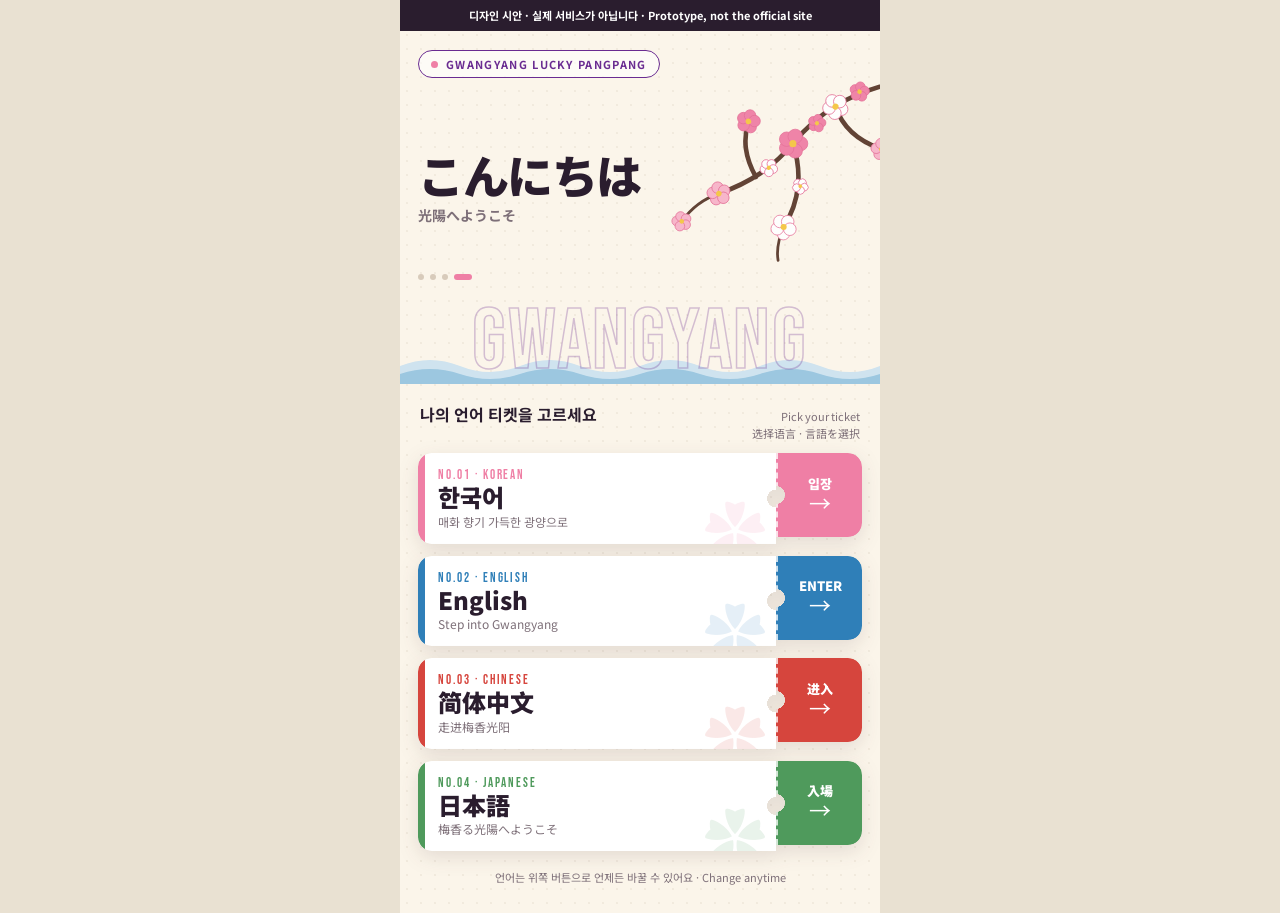
<file: index.html>
<!DOCTYPE html>
<html lang="ko">
<head>
<meta charset="utf-8">
<meta http-equiv="refresh" content="0; url=site/">
<title>광양행운팡팡 다국어 사이트</title>
</head>
<body>
<p><a href="site/">광양행운팡팡 다국어 사이트 시안으로 이동</a></p>
</body>
</html>
</file>
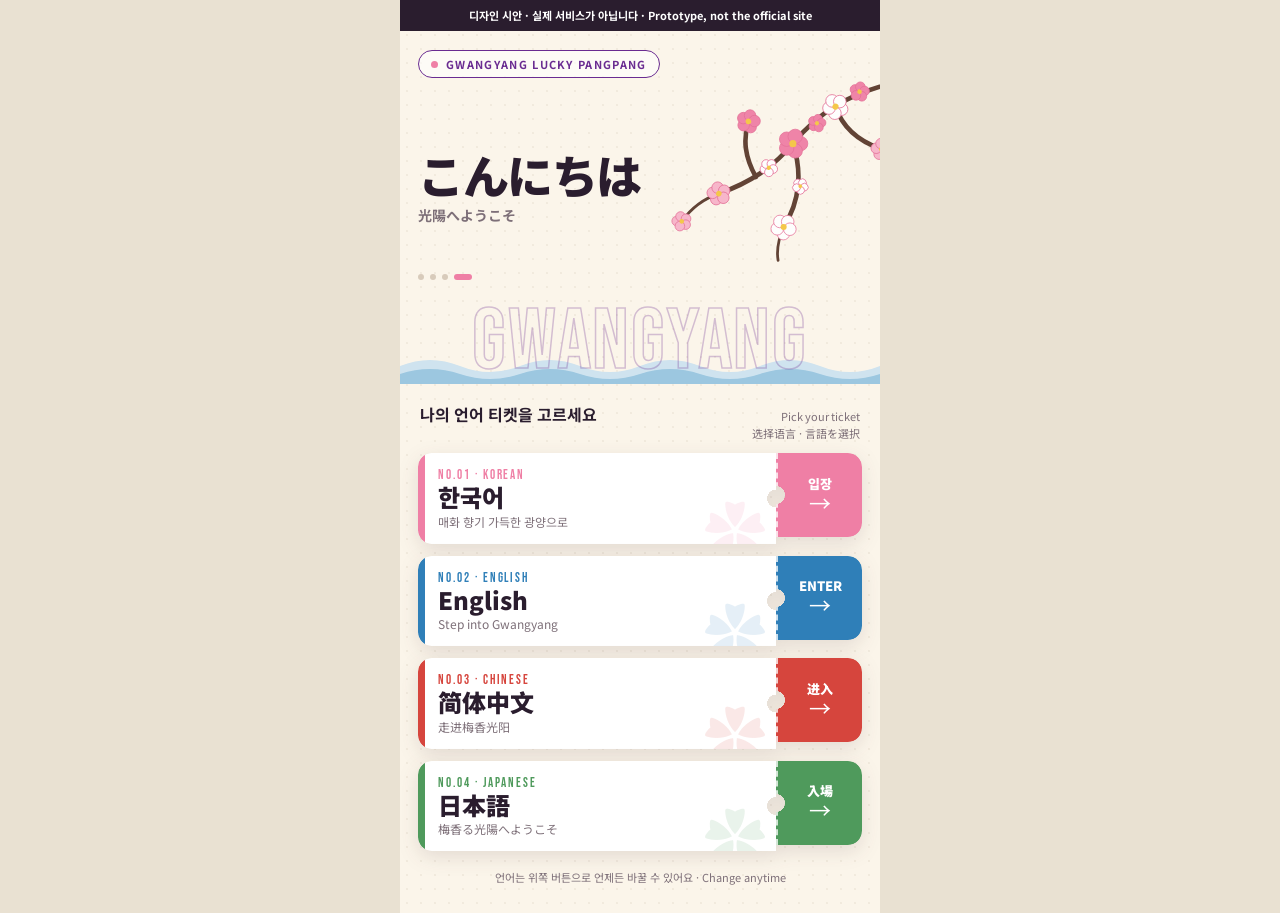
<file: site/index.html>
<!DOCTYPE html>
<html lang="ko">
<head>
<meta charset="utf-8">
<meta name="viewport" content="width=device-width, initial-scale=1, viewport-fit=cover">
<title>광양행운팡팡 | Gwangyang Lucky PangPang</title>
<meta name="description" content="광양 행사·음식점·숙박·관광지·특산물 안내 (한국어 / English / 中文 / 日本語)">
<link rel="preconnect" href="https://fonts.googleapis.com">
<link href="https://fonts.googleapis.com/css2?family=Noto+Sans+KR:wght@400;700;900&family=Noto+Serif+KR:wght@700;900&family=Noto+Sans+SC:wght@400;700&family=Noto+Sans+JP:wght@400;700&family=Bebas+Neue&display=swap" rel="stylesheet">
<link rel="stylesheet" href="style.css">
</head>
<body>
<div class="app" id="app">
  <!-- 시안 표시: 정식 서비스로 전환할 때 삭제 -->
  <p class="proto">디자인 시안 · 실제 서비스가 아닙니다 · Prototype, not the official site</p>
  <header class="topbar" id="topbar" hidden>
    <a class="brand" href="#/home"><span id="brandName">광양행운팡팡</span><small>GWANGYANG</small></a>
    <button class="chip" id="langChip" type="button">
      <svg viewBox="0 0 24 24" aria-hidden="true"><circle cx="12" cy="12" r="9"/><path d="M3 12h18M12 3c3 3.5 3 14.5 0 18M12 3c-3 3.5-3 14.5 0 18"/></svg>
      <span id="langName"></span>
    </button>
  </header>
  <nav class="catnav" id="catnav" hidden></nav>

  <main id="view"></main>

  <footer class="footer" id="footer" hidden></footer>
  <nav class="tabbar" id="tabbar" hidden></nav>

  <div class="stamp-layer" id="stampLayer" aria-live="assertive">
    <div class="stamp" id="stamp"><b>PANG!</b><span id="stampText"></span><em>LUCKY PANGPANG</em></div>
  </div>
</div>

<script src="data.js"></script>
<script src="app.js"></script>
</body>
</html>
</file>
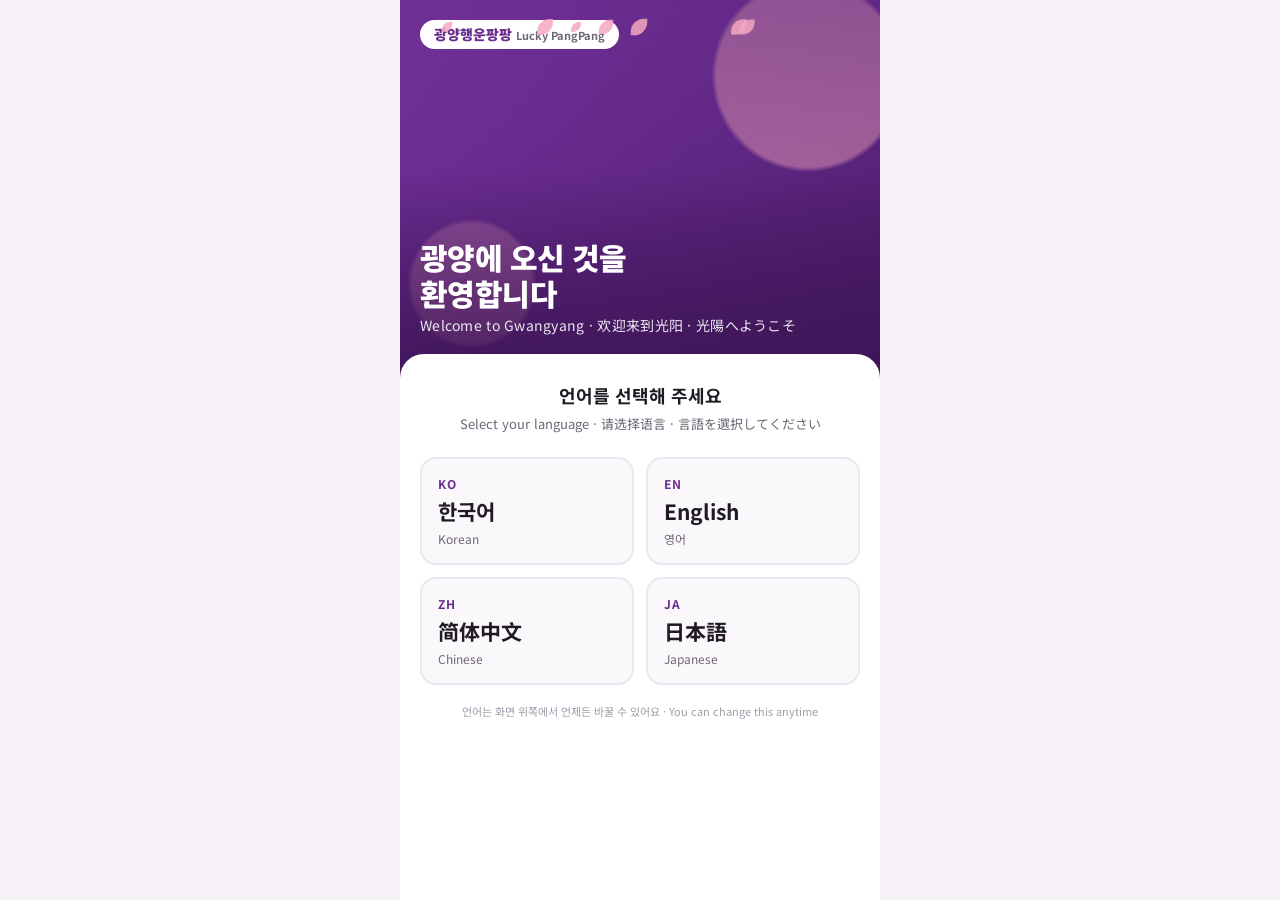
<file: mockup/lang_select.html>
<!DOCTYPE html>
<html lang="ko">
<head>
<meta charset="utf-8">
<meta name="viewport" content="width=device-width, initial-scale=1, viewport-fit=cover">
<title>광양행운팡팡 - 언어 선택</title>
<link rel="preconnect" href="https://fonts.googleapis.com">
<link href="https://fonts.googleapis.com/css2?family=Noto+Sans+KR:wght@400;700;900&family=Noto+Sans+SC:wght@500;700&family=Noto+Sans+JP:wght@500;700&display=swap" rel="stylesheet">
<style>
:root {
  --plum: #6a2c91;       /* 행운팡팡 로고 보라 */
  --plum-dark: #3e1557;
  --blossom: #f4a7c0;    /* 매화 분홍 */
  --blossom-soft: #fde8ef;
  --ink: #1f1a24;
  --muted: #6e6676;
  --card: #ffffff;
  --page: #f6f2f8;
}
* { box-sizing: border-box; margin: 0; padding: 0; }
html, body { height: 100%; }
body {
  font-family: "Noto Sans KR", "Noto Sans SC", "Noto Sans JP", sans-serif;
  background: var(--page);
  color: var(--ink);
  display: flex; justify-content: center;
}
.app { width: 100%; max-width: 480px; min-height: 100%; background: var(--card); position: relative; overflow: hidden; }

/* ---------- 1. 언어 선택 화면 ---------- */
#select { display: flex; flex-direction: column; min-height: 100vh; min-height: 100dvh; }
.hero {
  position: relative; height: 42vh; min-height: 260px; max-height: 380px;
  /* 기존 메인 사진은 한글 문구가 이미지에 박혀 있어 쓰지 않음 */
  background:
    radial-gradient(circle at 85% 20%, rgba(244,167,192,.55) 0 18%, transparent 19%),
    radial-gradient(circle at 15% 75%, rgba(244,167,192,.35) 0 12%, transparent 13%),
    linear-gradient(160deg, #8a3fb8 0%, var(--plum) 45%, var(--plum-dark) 100%);
  display: flex; flex-direction: column; justify-content: space-between; padding: 20px 20px 44px;
}
.hero::after {
  content: ""; position: absolute; inset: 0;
  background: linear-gradient(180deg, rgba(62,21,87,.35) 0%, rgba(62,21,87,.15) 45%, rgba(62,21,87,.85) 100%);
}
.hero > * { position: relative; z-index: 1; }
.logo { align-self: flex-start; background: #fff; color: var(--plum); border-radius: 999px; padding: 6px 14px; font-size: 14px; font-weight: 900; line-height: 1.2; }
.logo small { font-size: 11px; font-weight: 700; color: var(--muted); margin-left: 4px; }
.hero h1 { color: #fff; font-size: 30px; font-weight: 900; letter-spacing: -0.02em; line-height: 1.2; }
.hero h1 small { display: block; font-size: 14px; font-weight: 400; opacity: .9; letter-spacing: .02em; margin-top: 6px; }
.petal { position: absolute; z-index: 1; width: 14px; height: 14px; background: var(--blossom); border-radius: 80% 0 80% 0; opacity: .85; animation: fall 9s linear infinite; }
@keyframes fall { 0% { transform: translateY(-20px) rotate(0); } 100% { transform: translateY(420px) rotate(360deg); opacity: 0; } }
@media (prefers-reduced-motion: reduce) { .petal { display: none; } }

.panel {
  flex: 1; margin-top: -24px; position: relative; z-index: 2;
  background: var(--card); border-radius: 24px 24px 0 0; padding: 28px 20px 24px;
}
.prompt { text-align: center; margin-bottom: 22px; }
.prompt b { display: block; font-size: 18px; }
.prompt span { display: block; font-size: 13px; color: var(--muted); margin-top: 6px; line-height: 1.6; }

.langs { display: grid; grid-template-columns: 1fr 1fr; gap: 12px; }
.lang {
  display: flex; flex-direction: column; align-items: flex-start; gap: 4px;
  min-height: 92px; padding: 16px; border-radius: 16px; cursor: pointer;
  border: 2px solid #ece6f0; background: #faf8fb; text-align: left; font: inherit; color: inherit;
  transition: border-color .15s, background .15s, transform .1s;
}
.lang:hover { border-color: var(--blossom); background: var(--blossom-soft); }
.lang:active { transform: scale(.98); }
.lang:focus-visible { outline: 3px solid var(--plum); outline-offset: 2px; }
.lang .code { font-size: 12px; font-weight: 700; color: var(--plum); letter-spacing: .08em; }
.lang .name { font-size: 21px; font-weight: 700; }
.lang .sub { font-size: 12px; color: var(--muted); }
.lang[lang="zh-Hans"] .name { font-family: "Noto Sans SC", sans-serif; }
.lang[lang="ja"] .name { font-family: "Noto Sans JP", sans-serif; }
.lang.current { border-color: var(--plum); background: #f3ecf8; }

.foot { text-align: center; font-size: 11px; color: #a39bab; padding: 18px 0 4px; }

/* ---------- 2. 선택 후 메인 미리보기 ---------- */
#main { display: none; min-height: 100vh; }
.topbar { display: flex; align-items: center; justify-content: space-between; padding: 12px 16px; border-bottom: 1px solid #eee; }
.topbar img { height: 30px; }
.chip {
  display: inline-flex; align-items: center; gap: 6px; font: inherit; font-size: 13px; font-weight: 700;
  padding: 7px 12px; border-radius: 999px; border: 1.5px solid var(--plum); color: var(--plum); background: #fff; cursor: pointer;
}
.menu { display: flex; overflow-x: auto; border-bottom: 1px solid #eee; scrollbar-width: none; }
.menu a { flex: 1 0 auto; text-align: center; padding: 13px 12px; font-size: 14px; font-weight: 700; color: #444; text-decoration: none; white-space: nowrap; }
.menu a:first-child { color: var(--plum); box-shadow: inset 0 -3px 0 var(--plum); }
.banner { height: 200px; display: flex; align-items: center; justify-content: center; text-align: center; padding: 20px;
  background: repeating-linear-gradient(45deg, #efe7f4 0 12px, #f7f2fa 12px 24px); color: var(--plum); font-size: 13px; font-weight: 700; line-height: 1.6; }
.notice { margin: 16px; padding: 14px 16px; border-radius: 12px; background: var(--blossom-soft); font-size: 13px; line-height: 1.6; color: #6b3350; }
.notice b { display: block; margin-bottom: 4px; }
.footer { padding: 18px 16px 30px; font-size: 12px; color: #888; line-height: 1.7; background: #f5f5f5; }
</style>
</head>
<body>
<div class="app">

  <!-- 1. 언어 선택 (QR 스캔 후 처음 보이는 화면) -->
  <section id="select" aria-labelledby="select-title">
    <div class="hero">
      <span class="logo">광양행운팡팡<small>Lucky PangPang</small></span>
      <h1 id="select-title">광양에 오신 것을<br>환영합니다
        <small>Welcome to Gwangyang · 欢迎来到光阳 · 光陽へようこそ</small>
      </h1>
    </div>

    <div class="panel">
      <div class="prompt">
        <b>언어를 선택해 주세요</b>
        <span>Select your language · 请选择语言 · 言語を選択してください</span>
      </div>

      <div class="langs" role="list">
        <button class="lang" lang="ko" data-lang="ko" role="listitem"><span class="code">KO</span><span class="name">한국어</span><span class="sub">Korean</span></button>
        <button class="lang" lang="en" data-lang="en" role="listitem"><span class="code">EN</span><span class="name">English</span><span class="sub">영어</span></button>
        <button class="lang" lang="zh-Hans" data-lang="zh" role="listitem"><span class="code">ZH</span><span class="name">简体中文</span><span class="sub">Chinese</span></button>
        <button class="lang" lang="ja" data-lang="ja" role="listitem"><span class="code">JA</span><span class="name">日本語</span><span class="sub">Japanese</span></button>
      </div>

      <p class="foot">언어는 화면 위쪽에서 언제든 바꿀 수 있어요 · You can change this anytime</p>
    </div>
  </section>

  <!-- 2. 선택 후 메인 화면 (번역 적용 미리보기) -->
  <section id="main" aria-live="polite">
    <div class="topbar">
      <b style="color:var(--plum);font-weight:900">광양행운팡팡</b>
      <button class="chip" id="change"><span aria-hidden="true">🌐</span><span id="cur"></span></button>
    </div>
    <nav class="menu" id="menu"></nav>
    <div class="banner">언어별 메인 배너 자리<br>(기존 배너는 한글이 이미지에 들어 있어 새로 제작 필요)</div>
    <div class="notice" id="notice"></div>
    <div class="footer" id="footer"></div>
  </section>

</div>

<script>
// 번역 목록 엑셀(1_화면문구)의 초벌 번역 일부. 실제 적용 시 lang/*.json 또는 PHP 배열로 분리
var T = {
  ko: { name: '한국어', menu: ['행사안내', '음식점', '숙박', '관광지', '특산물'],
        noticeT: '"행운팡팡" 포인트 적립', notice: '관광지 내에서 행운팡팡 QR코드를 스캔하면 행운의 포인트를 받습니다.',
        footer: '본 사이트의 정보는 업체 및 기관의 사정에 따라 변경될 수 있습니다.' },
  en: { name: 'English', menu: ['Events', 'Restaurants', 'Stay', 'Attractions', 'Local Specialties'],
        noticeT: 'Earn Lucky PangPang Points', notice: 'Scan a Lucky PangPang QR code at tourist sites to receive lucky points.',
        footer: 'Information on this site may change depending on the circumstances of businesses and organizations.' },
  zh: { name: '简体中文', menu: ['活动信息', '美食', '住宿', '景点', '特产'],
        noticeT: '幸运砰砰积分累积', notice: '在景点内扫描幸运砰砰二维码，即可获得幸运积分。',
        footer: '本网站信息可能因商家及机构情况而有所变动。' },
  ja: { name: '日本語', menu: ['イベント情報', 'グルメ', '宿泊', '観光スポット', '特産品'],
        noticeT: 'ラッキーパンパン ポイント獲得', notice: '観光地内でラッキーパンパンのQRコードをスキャンすると、ラッキーポイントがもらえます。',
        footer: '本サイトの情報は、事業者・機関の都合により変更される場合があります。' }
};
var HTML_LANG = { ko: 'ko', en: 'en', zh: 'zh-Hans', ja: 'ja' };

function save(lang) { try { localStorage.setItem('gy_lang', lang); } catch (e) {} }
function load() { try { return localStorage.getItem('gy_lang'); } catch (e) { return null; } }

function show(lang) {
  var t = T[lang];
  document.documentElement.lang = HTML_LANG[lang];
  document.getElementById('cur').textContent = t.name;
  document.getElementById('menu').innerHTML = t.menu.map(function (m) { return '<a href="#">' + m + '</a>'; }).join('');
  document.getElementById('notice').innerHTML = '<b>' + t.noticeT + '</b>' + t.notice;
  document.getElementById('footer').textContent = t.footer;
  document.getElementById('select').style.display = 'none';
  document.getElementById('main').style.display = 'block';
  window.scrollTo(0, 0);
}

function openSelect() {
  var cur = load();
  document.querySelectorAll('.lang').forEach(function (b) { b.classList.toggle('current', b.dataset.lang === cur); });
  document.getElementById('main').style.display = 'none';
  document.getElementById('select').style.display = 'flex';
}

document.querySelectorAll('.lang').forEach(function (b) {
  b.addEventListener('click', function () { save(b.dataset.lang); show(b.dataset.lang); });
});
document.getElementById('change').addEventListener('click', openSelect);

// 매화 꽃잎 효과
(function () {
  var hero = document.querySelector('.hero');
  for (var i = 0; i < 7; i++) {
    var p = document.createElement('span');
    p.className = 'petal';
    p.style.left = (8 + Math.random() * 84) + '%';
    p.style.animationDelay = (-Math.random() * 9) + 's';
    p.style.transform = 'scale(' + (0.6 + Math.random() * 0.6) + ')';
    hero.appendChild(p);
  }
})();

// 시안 확인용: 항상 선택 화면부터 보여줌 (실제 적용 시 저장된 언어가 있으면 바로 show(load()) 가능)
openSelect();
</script>
</body>
</html>
</file>
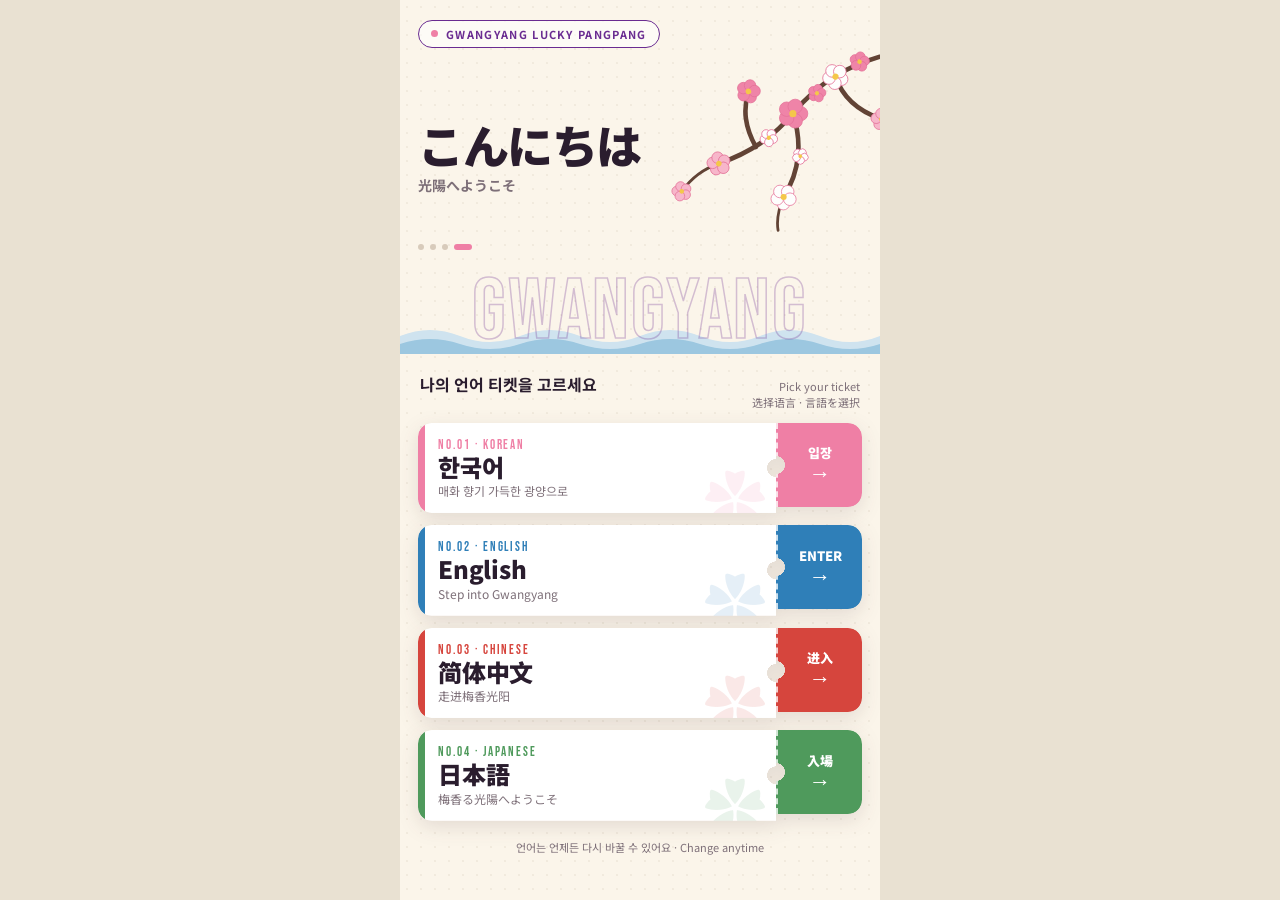
<file: mockup/lang_select_v2.html>
<!DOCTYPE html>
<html lang="ko">
<head>
<meta charset="utf-8">
<meta name="viewport" content="width=device-width, initial-scale=1, viewport-fit=cover">
<title>광양행운팡팡 - 언어 선택</title>
<link rel="preconnect" href="https://fonts.googleapis.com">
<link href="https://fonts.googleapis.com/css2?family=Noto+Sans+KR:wght@400;700;900&family=Noto+Serif+KR:wght@700;900&family=Noto+Sans+SC:wght@700&family=Noto+Sans+JP:wght@700&family=Bebas+Neue&display=swap" rel="stylesheet">
<style>
/*
  컨셉: "행운 티켓"
  - 축제 입장권/스탬프 투어 감성: 언어 버튼을 티켓으로, 선택하면 행운 도장이 "팡!" 찍힘
  - 색: 매화(분홍), 청매실(초록), 섬진강(파랑), 동백(빨강) + 한지 느낌의 크림 배경
*/
:root {
  --paper: #fbf5ea;
  --paper-2: #f3e9d6;
  --ink: #2a1d2e;
  --muted: #7d6f78;
  --plum: #6a2c91;
  --blossom: #ef7fa5;
  --blossom-soft: #fde3ec;
  --maesil: #4f9a5c;
  --river: #2f7fb8;
  --camellia: #d6453d;
}
* { box-sizing: border-box; margin: 0; padding: 0; }
html, body { min-height: 100%; }
body {
  font-family: "Noto Sans KR", "Noto Sans SC", "Noto Sans JP", sans-serif;
  color: var(--ink);
  background: #e9e1d2;
  display: flex; justify-content: center;
}
.app {
  width: 100%; max-width: 480px; min-height: 100vh; min-height: 100dvh; position: relative; overflow: hidden;
  background:
    radial-gradient(rgba(122,90,60,.07) 1px, transparent 1.2px) 0 0 / 14px 14px,
    var(--paper);
}

/* ============ 1. 언어 선택 ============ */
#select { padding: 18px 18px 28px; position: relative; }

.badge {
  display: inline-flex; align-items: center; gap: 8px;
  font-size: 11px; font-weight: 700; letter-spacing: .12em; color: var(--plum);
  border: 1.5px solid var(--plum); border-radius: 999px; padding: 5px 12px; background: rgba(255,255,255,.6);
}
.badge i { width: 7px; height: 7px; border-radius: 50%; background: var(--blossom); animation: blink 1.6s ease-in-out infinite; }
@keyframes blink { 50% { opacity: .25; } }

.hero { position: relative; height: 300px; margin: 6px -18px 0; }
.branch { position: absolute; right: -24px; top: -20px; width: 250px; height: auto; opacity: .95; }
.hello {
  position: absolute; left: 18px; top: 66px; z-index: 2;
  font-family: "Noto Serif KR", serif; font-weight: 900; font-size: 46px; line-height: 1.05; letter-spacing: -0.03em;
  min-height: 100px;
}
.hello .word { display: inline-block; animation: rise .6s cubic-bezier(.2,.8,.2,1) both; }
.hello[data-lang="zh"] { font-family: "Noto Sans SC", sans-serif; }
.hello[data-lang="ja"] { font-family: "Noto Sans JP", sans-serif; }
.hello small { display: block; font-family: "Noto Sans KR", sans-serif; font-size: 14px; font-weight: 700; color: var(--muted); letter-spacing: 0; margin-top: 10px; }
@keyframes rise { from { opacity: 0; transform: translateY(18px); } to { opacity: 1; transform: none; } }
.dots { position: absolute; left: 18px; top: 190px; display: flex; gap: 6px; z-index: 2; }
.dots span { width: 6px; height: 6px; border-radius: 3px; background: #d8cbbb; transition: width .3s, background .3s; }
.dots span.on { width: 18px; background: var(--blossom); }

.big {
  position: absolute; left: 0; right: 0; bottom: 6px; text-align: center; z-index: 1;
  font-family: "Bebas Neue", sans-serif; font-size: 86px; line-height: .8; letter-spacing: .02em;
  color: transparent; -webkit-text-stroke: 1.5px rgba(106,44,145,.28);
}
.waves { position: absolute; left: 0; right: 0; bottom: 0; height: 38px; z-index: 0; }

.petal { position: absolute; top: -20px; width: 12px; height: 12px; background: var(--blossom); border-radius: 80% 0 80% 0; opacity: .8; z-index: 3; pointer-events: none; animation: fall linear infinite; }
@keyframes fall { to { transform: translate(-60px, 820px) rotate(540deg); opacity: 0; } }

.ask { display: flex; align-items: baseline; justify-content: space-between; margin: 18px 2px 12px; }
.ask b { font-size: 16px; }
.ask span { font-size: 11px; color: var(--muted); text-align: right; line-height: 1.5; }

/* 티켓 */
.tickets { display: flex; flex-direction: column; gap: 12px; }
.ticket {
  --c: var(--blossom);
  position: relative; display: grid; grid-template-columns: 1fr 86px; width: 100%;
  border: 0; padding: 0; background: none; font: inherit; color: inherit; text-align: left; cursor: pointer;
  filter: drop-shadow(0 6px 10px rgba(60,30,40,.12));
  animation: rise .5s cubic-bezier(.2,.8,.2,1) both;
  transition: transform .15s;
}
.ticket:nth-child(2) { animation-delay: .08s; } .ticket:nth-child(3) { animation-delay: .16s; } .ticket:nth-child(4) { animation-delay: .24s; }
.ticket:hover { transform: translateY(-2px) rotate(-.4deg); }
.ticket:active { transform: scale(.98); }
.ticket:focus-visible { outline: 3px solid var(--plum); outline-offset: 4px; border-radius: 14px; }
.t-main, .t-stub {
  background: #fff; position: relative; min-height: 84px;
  /* 양쪽 반원 홈 (티켓 펀치) */
  -webkit-mask: radial-gradient(circle 9px at 100% 50%, transparent 98%, #000) right / 100% 100% no-repeat;
          mask: radial-gradient(circle 9px at 100% 50%, transparent 98%, #000) right / 100% 100% no-repeat;
}
.t-main { border-radius: 14px 0 0 14px; padding: 14px 16px 14px 20px; display: flex; flex-direction: column; justify-content: center; overflow: hidden; }
.t-main::before { content: ""; position: absolute; left: 0; top: 0; bottom: 0; width: 7px; background: var(--c); }
.t-main::after { /* 은은한 꽃 무늬 */
  content: "✿"; position: absolute; right: 10px; bottom: -14px; font-size: 62px; color: var(--c); opacity: .12; line-height: 1;
}
.t-stub {
  border-radius: 0 14px 14px 0; background: var(--c); color: #fff;
  -webkit-mask: radial-gradient(circle 9px at 0 50%, transparent 98%, #000);
          mask: radial-gradient(circle 9px at 0 50%, transparent 98%, #000);
  display: flex; flex-direction: column; align-items: center; justify-content: center; gap: 2px;
  border-left: 2px dashed rgba(255,255,255,.75);
}
.t-no { font-family: "Bebas Neue", sans-serif; font-size: 13px; letter-spacing: .15em; color: var(--c); }
.t-name { font-size: 24px; font-weight: 900; line-height: 1.15; letter-spacing: -0.01em; }
.t-sub { font-size: 12px; color: var(--muted); margin-top: 2px; }
.t-go { font-size: 13px; font-weight: 900; }
.t-arrow { font-family: "Bebas Neue", sans-serif; font-size: 22px; line-height: 1; }
/* 한중일 한자가 한국어 글꼴로 섞여 보이지 않도록 언어별 글꼴 지정 */
[lang="zh-Hans"] { font-family: "Noto Sans SC", sans-serif; }
[lang="ja"] { font-family: "Noto Sans JP", sans-serif; }
.t-no { font-family: "Bebas Neue", sans-serif !important; }
.ticket.current .t-main { box-shadow: inset 0 0 0 2px var(--c); }

.foot { margin-top: 18px; text-align: center; font-size: 11px; color: var(--muted); }

/* 행운 도장 */
.stamp-layer {
  position: fixed; inset: 0; display: none; align-items: center; justify-content: center; z-index: 50;
  background: rgba(251,245,234,.82); backdrop-filter: blur(2px);
}
.stamp-layer.on { display: flex; }
.stamp {
  --c: var(--camellia);
  width: 210px; height: 210px; border-radius: 50%; border: 6px double var(--c); color: var(--c);
  display: flex; flex-direction: column; align-items: center; justify-content: center; text-align: center;
  transform: rotate(-12deg); animation: thump .45s cubic-bezier(.3,1.6,.5,1) both;
  background: radial-gradient(circle, rgba(255,255,255,.4), transparent 70%);
}
.stamp b { font-family: "Bebas Neue", sans-serif; font-size: 64px; line-height: .9; letter-spacing: .04em; }
.stamp span { font-size: 18px; font-weight: 900; margin-top: 4px; }
.stamp em { font-style: normal; font-size: 10px; letter-spacing: .2em; margin-top: 6px; opacity: .8; }
@keyframes thump { 0% { transform: scale(2.4) rotate(-30deg); opacity: 0; } 100% { transform: scale(1) rotate(-12deg); opacity: .92; } }

/* ============ 2. 선택 후 메인 미리보기 ============ */
#main { display: none; padding-bottom: 24px; }
.topbar { display: flex; align-items: center; justify-content: space-between; padding: 14px 16px; }
.brand { font-weight: 900; color: var(--plum); font-size: 17px; }
.brand small { display: block; font-family: "Bebas Neue", sans-serif; font-weight: 400; font-size: 12px; letter-spacing: .18em; color: var(--blossom); }
.chip {
  display: inline-flex; align-items: center; gap: 6px; font: inherit; font-size: 13px; font-weight: 700;
  padding: 7px 12px; border-radius: 999px; border: 1.5px solid var(--ink); background: #fff; color: var(--ink); cursor: pointer;
}
.menu { display: flex; gap: 8px; overflow-x: auto; padding: 4px 16px 12px; scrollbar-width: none; }
.menu a { flex: none; padding: 9px 14px; border-radius: 999px; background: #fff; font-size: 13px; font-weight: 700; color: var(--ink); text-decoration: none; box-shadow: 0 2px 6px rgba(60,30,40,.08); }
.menu a:first-child { background: var(--plum); color: #fff; }
.banner {
  margin: 4px 16px 0; height: 190px; border-radius: 18px; display: flex; align-items: center; justify-content: center; text-align: center; padding: 20px;
  background: repeating-linear-gradient(45deg, #efe3ee 0 12px, #f8f1f6 12px 24px); color: var(--plum); font-size: 13px; font-weight: 700; line-height: 1.6;
}
.pass {
  margin: 16px; border-radius: 18px; background: #fff; padding: 16px; display: grid; grid-template-columns: 1fr auto; gap: 12px; align-items: center;
  box-shadow: 0 6px 14px rgba(60,30,40,.08);
}
.pass b { display: block; font-size: 15px; margin-bottom: 4px; }
.pass p { font-size: 12.5px; line-height: 1.6; color: var(--muted); }
.pass .mini { width: 62px; height: 62px; border-radius: 50%; border: 3px double var(--camellia); color: var(--camellia); display: flex; align-items: center; justify-content: center; font-family: "Bebas Neue", sans-serif; font-size: 22px; transform: rotate(-12deg); }
.footer { margin: 8px 16px 0; font-size: 11.5px; color: var(--muted); line-height: 1.7; }

@media (prefers-reduced-motion: reduce) {
  *, *::before, *::after { animation: none !important; transition: none !important; }
  .petal { display: none; }
}
</style>
</head>
<body>
<div class="app">

  <!-- 1. 언어 선택 (QR 스캔 후 첫 화면) -->
  <section id="select">
    <span class="badge"><i></i>GWANGYANG LUCKY PANGPANG</span>

    <div class="hero" aria-hidden="true">
      <!-- 매화 가지 -->
      <svg class="branch" viewBox="0 0 270 220" fill="none">
        <path d="M270 18 C210 30 176 54 150 86 C128 112 104 128 70 140 M150 86 C160 116 158 148 140 176 M196 46 C204 70 222 84 246 92 M110 122 C98 100 96 82 102 62"
              stroke="#5a3a2c" stroke-width="5" stroke-linecap="round"/>
        <path d="M70 140 C52 146 40 156 30 170 M140 176 C134 190 132 200 134 212" stroke="#5a3a2c" stroke-width="3" stroke-linecap="round"/>
        <g id="flowers"></g>
      </svg>

      <h1 class="hello" id="hello" data-lang="ko"><span class="word">안녕하세요</span><small>광양에 오신 것을 환영합니다</small></h1>
      <div class="dots" id="dots"><span class="on"></span><span></span><span></span><span></span></div>

      <div class="big">GWANGYANG</div>
      <svg class="waves" viewBox="0 0 480 38" preserveAspectRatio="none">
        <path d="M0 20 Q30 8 60 20 T120 20 T180 20 T240 20 T300 20 T360 20 T420 20 T480 20 V38 H0Z" fill="#cfe3ef"/>
        <path d="M0 28 Q30 18 60 28 T120 28 T180 28 T240 28 T300 28 T360 28 T420 28 T480 28 V38 H0Z" fill="#9cc7e0"/>
      </svg>
    </div>

    <div class="ask">
      <b>나의 언어 티켓을 고르세요</b>
      <span>Pick your ticket<br><span lang="zh-Hans">选择语言</span> · <span lang="ja">言語を選択</span></span>
    </div>

    <div class="tickets">
      <button class="ticket" lang="ko" data-lang="ko" style="--c: var(--blossom)">
        <span class="t-main"><span class="t-no">NO.01 · KOREAN</span><span class="t-name">한국어</span><span class="t-sub">매화 향기 가득한 광양으로</span></span>
        <span class="t-stub"><span class="t-go">입장</span><span class="t-arrow">→</span></span>
      </button>
      <button class="ticket" lang="en" data-lang="en" style="--c: var(--river)">
        <span class="t-main"><span class="t-no">NO.02 · ENGLISH</span><span class="t-name">English</span><span class="t-sub">Step into Gwangyang</span></span>
        <span class="t-stub"><span class="t-go">ENTER</span><span class="t-arrow">→</span></span>
      </button>
      <button class="ticket" lang="zh-Hans" data-lang="zh" style="--c: var(--camellia)">
        <span class="t-main"><span class="t-no">NO.03 · CHINESE</span><span class="t-name">简体中文</span><span class="t-sub">走进梅香光阳</span></span>
        <span class="t-stub"><span class="t-go">进入</span><span class="t-arrow">→</span></span>
      </button>
      <button class="ticket" lang="ja" data-lang="ja" style="--c: var(--maesil)">
        <span class="t-main"><span class="t-no">NO.04 · JAPANESE</span><span class="t-name">日本語</span><span class="t-sub">梅香る光陽へようこそ</span></span>
        <span class="t-stub"><span class="t-go">入場</span><span class="t-arrow">→</span></span>
      </button>
    </div>

    <p class="foot">언어는 언제든 다시 바꿀 수 있어요 · Change anytime</p>
  </section>

  <!-- 2. 선택 후 메인 화면 (번역 적용 미리보기) -->
  <section id="main" aria-live="polite">
    <div class="topbar">
      <div class="brand">광양행운팡팡<small>LUCKY PANGPANG</small></div>
      <button class="chip" id="change"><span aria-hidden="true">🎫</span><span id="cur"></span></button>
    </div>
    <nav class="menu" id="menu"></nav>
    <div class="banner">언어별 메인 배너 자리<br>(기존 배너는 한글이 이미지에 들어 있어 새로 제작 필요)</div>
    <div class="pass"><div><b id="passT"></b><p id="passD"></p></div><div class="mini">PANG!</div></div>
    <p class="footer" id="footer"></p>
  </section>

  <div class="stamp-layer" id="stampLayer" aria-live="assertive">
    <div class="stamp" id="stamp"><b>PANG!</b><span id="stampText"></span><em>LUCKY PANGPANG</em></div>
  </div>
</div>

<script>
// 번역 목록 엑셀(1_화면문구) 초벌 번역 일부. 실제 적용 시 lang/*.json 또는 PHP 배열로 분리
var T = {
  ko: { name: '한국어', hello: '안녕하세요', welcome: '광양에 오신 것을 환영합니다', stamp: '환영합니다!',
        menu: ['행사안내', '음식점', '숙박', '관광지', '특산물'],
        passT: '"행운팡팡" 포인트 적립', passD: '관광지 내에서 행운팡팡 QR코드를 스캔하면 행운의 포인트를 받습니다.',
        footer: '본 사이트의 정보는 업체 및 기관의 사정에 따라 변경될 수 있습니다.' },
  en: { name: 'English', hello: 'Hello', welcome: 'Welcome to Gwangyang', stamp: 'Welcome!',
        menu: ['Events', 'Restaurants', 'Stay', 'Attractions', 'Local Specialties'],
        passT: 'Earn Lucky PangPang Points', passD: 'Scan a Lucky PangPang QR code at tourist sites to receive lucky points.',
        footer: 'Information on this site may change depending on the circumstances of businesses and organizations.' },
  zh: { name: '简体中文', hello: '你好', welcome: '欢迎来到光阳', stamp: '欢迎光临!',
        menu: ['活动信息', '美食', '住宿', '景点', '特产'],
        passT: '幸运砰砰积分累积', passD: '在景点内扫描幸运砰砰二维码，即可获得幸运积分。',
        footer: '本网站信息可能因商家及机构情况而有所变动。' },
  ja: { name: '日本語', hello: 'こんにちは', welcome: '光陽へようこそ', stamp: 'ようこそ!',
        menu: ['イベント情報', 'グルメ', '宿泊', '観光スポット', '特産品'],
        passT: 'ラッキーパンパン ポイント獲得', passD: '観光地内でラッキーパンパンのQRコードをスキャンすると、ラッキーポイントがもらえます。',
        footer: '本サイトの情報は、事業者・機関の都合により変更される場合があります。' }
};
var ORDER = ['ko', 'en', 'zh', 'ja'];
var HTML_LANG = { ko: 'ko', en: 'en', zh: 'zh-Hans', ja: 'ja' };
var COLOR = { ko: 'var(--blossom)', en: 'var(--river)', zh: 'var(--camellia)', ja: 'var(--maesil)' };
var reduce = window.matchMedia && matchMedia('(prefers-reduced-motion: reduce)').matches;

function save(l) { try { localStorage.setItem('gy_lang', l); } catch (e) {} }
function load() { try { return localStorage.getItem('gy_lang'); } catch (e) { return null; } }

// 인사말이 4개 언어로 돌아가며 바뀜
var hi = 0, hiTimer;
function rotateHello() {
  hi = (hi + 1) % ORDER.length;
  var l = ORDER[hi], el = document.getElementById('hello');
  el.dataset.lang = l;
  el.lang = HTML_LANG[l];
  el.innerHTML = '<span class="word">' + T[l].hello + '</span><small>' + T[l].welcome + '</small>';
  document.querySelectorAll('#dots span').forEach(function (d, i) { d.classList.toggle('on', i === hi); });
}

// 매화 꽃 그리기 (다섯 꽃잎)
(function () {
  var g = document.getElementById('flowers'), ns = 'http://www.w3.org/2000/svg';
  var spots = [[150, 86, 15], [196, 46, 13], [246, 92, 11], [102, 62, 12], [140, 176, 13], [70, 140, 12], [176, 64, 9], [124, 112, 9], [30, 170, 10], [222, 30, 10], [158, 132, 8]];
  spots.forEach(function (s, k) {
    var f = document.createElementNS(ns, 'g');
    f.setAttribute('transform', 'translate(' + s[0] + ' ' + s[1] + ') rotate(' + (k * 23) + ')');
    var fill = k % 3 === 1 ? '#ffffff' : (k % 3 === 2 ? '#f7b3c9' : '#ef7fa5');
    for (var i = 0; i < 5; i++) {
      var p = document.createElementNS(ns, 'circle');
      var a = i * 72 * Math.PI / 180, r = s[2] * .55;
      p.setAttribute('cx', (Math.cos(a) * r).toFixed(1)); p.setAttribute('cy', (Math.sin(a) * r).toFixed(1));
      p.setAttribute('r', (s[2] * .52).toFixed(1)); p.setAttribute('fill', fill);
      p.setAttribute('stroke', '#e46b94'); p.setAttribute('stroke-width', '.8');
      f.appendChild(p);
    }
    var c = document.createElementNS(ns, 'circle');
    c.setAttribute('r', (s[2] * .25).toFixed(1)); c.setAttribute('fill', '#f4c542');
    f.appendChild(c);
    g.appendChild(f);
  });
})();

// 꽃잎 날리기
if (!reduce) {
  var app = document.querySelector('.app');
  for (var i = 0; i < 9; i++) {
    var p = document.createElement('span');
    p.className = 'petal';
    p.style.left = (10 + Math.random() * 95) + '%';
    p.style.animationDuration = (7 + Math.random() * 6) + 's';
    p.style.animationDelay = (-Math.random() * 12) + 's';
    p.style.background = i % 3 ? '#ef7fa5' : '#ffffff';
    app.appendChild(p);
  }
}

function show(l) {
  var t = T[l];
  document.documentElement.lang = HTML_LANG[l];
  document.getElementById('cur').textContent = t.name;
  document.getElementById('menu').innerHTML = t.menu.map(function (m) { return '<a href="#">' + m + '</a>'; }).join('');
  document.getElementById('passT').textContent = t.passT;
  document.getElementById('passD').textContent = t.passD;
  document.getElementById('footer').textContent = t.footer;
  document.getElementById('select').style.display = 'none';
  document.getElementById('main').style.display = 'block';
  clearInterval(hiTimer);
  window.scrollTo(0, 0);
}

function choose(l) {
  save(l);
  var layer = document.getElementById('stampLayer'), stamp = document.getElementById('stamp');
  stamp.style.setProperty('--c', COLOR[l]);
  document.getElementById('stampText').textContent = T[l].stamp;
  stamp.style.animation = 'none'; stamp.offsetWidth; stamp.style.animation = '';
  layer.classList.add('on');
  setTimeout(function () { layer.classList.remove('on'); show(l); }, reduce ? 300 : 1100);
}

function openSelect() {
  var cur = load();
  document.querySelectorAll('.ticket').forEach(function (b) { b.classList.toggle('current', b.dataset.lang === cur); });
  document.getElementById('main').style.display = 'none';
  document.getElementById('select').style.display = 'block';
  clearInterval(hiTimer);
  if (!reduce) hiTimer = setInterval(rotateHello, 2200);
}

document.querySelectorAll('.ticket').forEach(function (b) {
  b.addEventListener('click', function () { choose(b.dataset.lang); });
});
document.getElementById('change').addEventListener('click', openSelect);

// 시안 확인용: 항상 선택 화면부터 (실제 적용 시 저장된 언어가 있으면 바로 show(load()))
openSelect();
</script>
</body>
</html>
</file>
<file: site/style.css>
/*
  광양행운팡팡 다국어 사이트
  컨셉: "행운 티켓" - 축제 입장권 + 스탬프 투어. 한지 느낌 크림 배경에 광양 상징색
*/
:root {
  --paper: #fbf5ea;
  --paper-2: #f3e9d6;
  --card: #ffffff;
  --ink: #2a1d2e;
  --muted: #7d6f78;
  --line: #eadfce;
  --plum: #6a2c91;
  --blossom: #ef7fa5;
  --blossom-soft: #fde3ec;
  --maesil: #4f9a5c;
  --river: #2f7fb8;
  --camellia: #d6453d;
  --gold: #c99a2e;

  --c-festival: var(--camellia);
  --c-food: var(--blossom);
  --c-hotel: var(--river);
  --c-tour: var(--maesil);
  --c-sp: var(--plum);

  --f-body: "Noto Sans KR", "Noto Sans SC", "Noto Sans JP", sans-serif;
  --f-display: "Noto Serif KR", "Noto Sans KR", serif;
  --f-latin: "Bebas Neue", "Noto Sans KR", sans-serif;
  --radius: 16px;
  --shadow: 0 6px 14px rgba(60, 30, 40, .08);
}
* { box-sizing: border-box; margin: 0; padding: 0; }
html, body { min-height: 100%; }
body {
  font-family: var(--f-body);
  color: var(--ink);
  background: #e9e1d2;
  display: flex; justify-content: center;
  -webkit-text-size-adjust: 100%;
}
[hidden] { display: none !important; }
a { color: inherit; }
img { max-width: 100%; display: block; }
button { font: inherit; color: inherit; }
:focus-visible { outline: 3px solid var(--plum); outline-offset: 2px; }

/* 한중일 한자가 한국어 글꼴로 섞여 보이지 않도록 */
:lang(zh-Hans) { font-family: "Noto Sans SC", sans-serif; }
:lang(ja) { font-family: "Noto Sans JP", sans-serif; }

.app {
  width: 100%; max-width: 480px; min-height: 100vh; min-height: 100dvh; position: relative; overflow-x: hidden;
  background: radial-gradient(rgba(122, 90, 60, .07) 1px, transparent 1.2px) 0 0 / 14px 14px, var(--paper);
  padding-bottom: calc(76px + env(safe-area-inset-bottom, 0px));
}
.app.no-tabbar { padding-bottom: 0; }

/* ---------- 상단 ---------- */
.topbar {
  position: sticky; top: 0; z-index: 20;
  display: flex; align-items: center; justify-content: space-between; gap: 12px;
  padding: 12px 16px; background: rgba(251, 245, 234, .92); backdrop-filter: blur(6px);
}
.brand { text-decoration: none; font-weight: 900; color: var(--plum); font-size: 17px; line-height: 1.1; }
.brand small { display: block; font-family: var(--f-latin); font-weight: 400; font-size: 12px; letter-spacing: .18em; color: var(--blossom); }
.chip {
  display: inline-flex; align-items: center; gap: 6px; font-size: 13px; font-weight: 700;
  padding: 7px 12px; border-radius: 999px; border: 1.5px solid var(--ink); background: #fff; cursor: pointer;
}
.chip svg { width: 16px; height: 16px; fill: none; stroke: currentColor; stroke-width: 1.8; }

.catnav { display: flex; gap: 8px; overflow-x: auto; padding: 2px 16px 12px; scrollbar-width: none; position: sticky; top: 58px; z-index: 19; background: rgba(251, 245, 234, .92); }
.catnav::-webkit-scrollbar { display: none; }
.catnav a {
  --c: var(--plum);
  flex: none; padding: 8px 14px; border-radius: 999px; background: #fff; font-size: 13px; font-weight: 700;
  text-decoration: none; box-shadow: var(--shadow); border: 1.5px solid transparent;
}
.catnav a.on { background: var(--c); color: #fff; }

/* ---------- 하단 탭 ---------- */
.tabbar {
  position: fixed; bottom: 0; left: 50%; transform: translateX(-50%); z-index: 30;
  width: 100%; max-width: 480px; display: grid; grid-template-columns: repeat(4, 1fr);
  background: #fff; border-top: 1px solid var(--line);
  padding: 6px 4px calc(6px + env(safe-area-inset-bottom, 0px));
}
.tabbar a { display: flex; flex-direction: column; align-items: center; gap: 3px; padding: 6px 2px; font-size: 11px; font-weight: 700; color: var(--muted); text-decoration: none; text-align: center; line-height: 1.2; }
.tabbar a svg { width: 22px; height: 22px; fill: none; stroke: currentColor; stroke-width: 1.8; stroke-linecap: round; stroke-linejoin: round; }
.tabbar a.on { color: var(--plum); }

/* ---------- 공통 ---------- */
.section { padding: 8px 16px 4px; }
.sec-head { display: flex; align-items: baseline; justify-content: space-between; gap: 12px; margin: 22px 0 12px; }
.sec-head h2 { font-size: 19px; font-weight: 900; letter-spacing: -.01em; display: flex; align-items: center; gap: 8px; }
.sec-head h2::before { content: ""; width: 10px; height: 10px; border-radius: 50%; background: var(--c, var(--plum)); }
.sec-head a { font-size: 13px; font-weight: 700; color: var(--muted); text-decoration: none; white-space: nowrap; }
.eyebrow { font-family: var(--f-latin); font-size: 13px; letter-spacing: .15em; color: var(--c, var(--plum)); }
.page-title { font-family: var(--f-display); font-weight: 900; font-size: 30px; line-height: 1.15; letter-spacing: -.02em; }
:lang(zh-Hans) .page-title, :lang(ja) .page-title { font-family: inherit; }
.lead { color: var(--muted); font-size: 14px; line-height: 1.6; margin-top: 6px; }
.btn {
  display: inline-flex; align-items: center; justify-content: center; gap: 8px; width: 100%;
  padding: 15px 18px; border-radius: 14px; border: 0; cursor: pointer;
  background: var(--plum); color: #fff; font-weight: 900; font-size: 16px; text-decoration: none;
}
.btn.ghost { background: #fff; color: var(--ink); border: 1.5px solid var(--ink); }
.notice { margin-top: 14px; padding: 12px 14px; border-radius: 12px; background: var(--blossom-soft); color: #7a3350; font-size: 13px; line-height: 1.6; }
.empty { padding: 40px 0; text-align: center; color: var(--muted); }

/* 카드 */
.cards { display: grid; grid-template-columns: 1fr 1fr; gap: 14px; }
.hscroll { display: grid; grid-auto-flow: column; grid-auto-columns: 62%; gap: 12px; overflow-x: auto; scroll-snap-type: x mandatory; margin: 0 -16px; padding: 0 16px 8px; scrollbar-width: none; }
.hscroll::-webkit-scrollbar { display: none; }
.hscroll > * { scroll-snap-align: start; }
.card { text-decoration: none; display: flex; flex-direction: column; min-width: 0; }
.card .ph { position: relative; aspect-ratio: 4 / 3; border-radius: 14px; overflow: hidden; background: var(--paper-2); box-shadow: var(--shadow); }
.card .ph img { width: 100%; height: 100%; object-fit: cover; transition: transform .3s; }
.card:hover .ph img { transform: scale(1.04); }
.card .tag { position: absolute; left: 8px; top: 8px; font-size: 11px; font-weight: 700; color: #fff; background: var(--c, var(--plum)); padding: 3px 8px; border-radius: 999px; }
.card b { font-size: 15px; margin-top: 9px; line-height: 1.3; display: -webkit-box; -webkit-line-clamp: 2; -webkit-box-orient: vertical; overflow: hidden; }
.card span { font-size: 12px; color: var(--muted); margin-top: 3px; line-height: 1.4; display: -webkit-box; -webkit-line-clamp: 2; -webkit-box-orient: vertical; overflow: hidden; }

/* ---------- 언어 선택 ---------- */
.select { padding: 18px 18px 28px; }
.badge {
  display: inline-flex; align-items: center; gap: 8px;
  font-size: 11px; font-weight: 700; letter-spacing: .12em; color: var(--plum);
  border: 1.5px solid var(--plum); border-radius: 999px; padding: 5px 12px; background: rgba(255, 255, 255, .6);
}
.badge i { width: 7px; height: 7px; border-radius: 50%; background: var(--blossom); animation: blink 1.6s ease-in-out infinite; }
@keyframes blink { 50% { opacity: .25; } }
.hero { position: relative; height: 300px; margin: 6px -18px 0; }
.branch { position: absolute; right: -24px; top: -20px; width: 250px; height: auto; opacity: .95; }
.hello { position: absolute; left: 18px; top: 66px; z-index: 2; font-family: var(--f-display); font-weight: 900; font-size: 46px; line-height: 1.05; letter-spacing: -.03em; min-height: 100px; }
.hello .word { display: inline-block; animation: rise .6s cubic-bezier(.2, .8, .2, 1) both; }
.hello:lang(zh-Hans), .hello:lang(ja) { font-family: inherit; }
.hello small { display: block; font-family: var(--f-body); font-size: 14px; font-weight: 700; color: var(--muted); letter-spacing: 0; margin-top: 10px; }
@keyframes rise { from { opacity: 0; transform: translateY(18px); } to { opacity: 1; transform: none; } }
.dots { position: absolute; left: 18px; top: 190px; display: flex; gap: 6px; z-index: 2; }
.dots span { width: 6px; height: 6px; border-radius: 3px; background: #d8cbbb; transition: width .3s, background .3s; }
.dots span.on { width: 18px; background: var(--blossom); }
.big { position: absolute; left: 0; right: 0; bottom: 6px; text-align: center; z-index: 1; font-family: var(--f-latin); font-size: 86px; line-height: .8; letter-spacing: .02em; color: transparent; -webkit-text-stroke: 1.5px rgba(106, 44, 145, .28); }
.waves { position: absolute; left: 0; right: 0; bottom: 0; width: 100%; height: 38px; z-index: 0; }
.petal { position: absolute; top: -20px; width: 12px; height: 12px; background: var(--blossom); border-radius: 80% 0 80% 0; opacity: .8; z-index: 3; pointer-events: none; animation: fall linear infinite; }
@keyframes fall { to { transform: translate(-60px, 820px) rotate(540deg); opacity: 0; } }

.ask { display: flex; align-items: baseline; justify-content: space-between; gap: 10px; margin: 18px 2px 12px; }
.ask b { font-size: 16px; }
.ask span { font-size: 11px; color: var(--muted); text-align: right; line-height: 1.5; }
.tickets { display: flex; flex-direction: column; gap: 12px; }
.ticket {
  --c: var(--blossom);
  position: relative; display: grid; grid-template-columns: 1fr 86px; width: 100%;
  border: 0; padding: 0; background: none; text-align: left; cursor: pointer;
  filter: drop-shadow(0 6px 10px rgba(60, 30, 40, .12));
  animation: rise .5s cubic-bezier(.2, .8, .2, 1) both; transition: transform .15s;
}
.ticket:nth-child(2) { animation-delay: .08s; } .ticket:nth-child(3) { animation-delay: .16s; } .ticket:nth-child(4) { animation-delay: .24s; }
.ticket:hover { transform: translateY(-2px) rotate(-.4deg); }
.ticket:active { transform: scale(.98); }
.ticket:focus-visible { outline: 3px solid var(--plum); outline-offset: 4px; border-radius: 14px; }
.t-main, .t-stub { background: #fff; position: relative; min-height: 84px; }
.t-main {
  border-radius: 14px 0 0 14px; padding: 14px 16px 14px 20px; display: flex; flex-direction: column; justify-content: center; overflow: hidden;
  -webkit-mask: radial-gradient(circle 9px at 100% 50%, transparent 98%, #000); mask: radial-gradient(circle 9px at 100% 50%, transparent 98%, #000);
}
.t-main::before { content: ""; position: absolute; left: 0; top: 0; bottom: 0; width: 7px; background: var(--c); }
.t-main::after { content: "✿"; position: absolute; right: 10px; bottom: -14px; font-size: 62px; color: var(--c); opacity: .12; line-height: 1; }
.t-stub {
  border-radius: 0 14px 14px 0; background: var(--c); color: #fff;
  -webkit-mask: radial-gradient(circle 9px at 0 50%, transparent 98%, #000); mask: radial-gradient(circle 9px at 0 50%, transparent 98%, #000);
  display: flex; flex-direction: column; align-items: center; justify-content: center; gap: 2px; border-left: 2px dashed rgba(255, 255, 255, .75);
}
.t-no { font-family: var(--f-latin) !important; font-size: 13px; letter-spacing: .15em; color: var(--c); }
.t-name { font-size: 24px; font-weight: 900; line-height: 1.15; }
.t-sub { font-size: 12px; color: var(--muted); margin-top: 2px; }
.t-go { font-size: 13px; font-weight: 900; }
.t-arrow { font-family: var(--f-latin); font-size: 22px; line-height: 1; }
.ticket.current .t-main { box-shadow: inset 0 0 0 2px var(--c); }
.foot-note { margin-top: 18px; text-align: center; font-size: 11px; color: var(--muted); }

/* 행운 도장 */
.stamp-layer { position: fixed; inset: 0; display: none; align-items: center; justify-content: center; z-index: 50; background: rgba(251, 245, 234, .82); backdrop-filter: blur(2px); }
.stamp-layer.on { display: flex; }
.stamp {
  --c: var(--camellia);
  width: 210px; height: 210px; border-radius: 50%; border: 6px double var(--c); color: var(--c);
  display: flex; flex-direction: column; align-items: center; justify-content: center; text-align: center;
  transform: rotate(-12deg); animation: thump .45s cubic-bezier(.3, 1.6, .5, 1) both;
}
.stamp b { font-family: var(--f-latin); font-size: 64px; line-height: .9; letter-spacing: .04em; }
.stamp span { font-size: 18px; font-weight: 900; margin-top: 4px; }
.stamp em { font-style: normal; font-size: 10px; letter-spacing: .2em; margin-top: 6px; opacity: .8; }
@keyframes thump { 0% { transform: scale(2.4) rotate(-30deg); opacity: 0; } 100% { transform: scale(1) rotate(-12deg); opacity: .92; } }

/* ---------- 메인 ---------- */
.home-hero { position: relative; margin: 4px 16px 0; padding: 22px 20px 20px; border-radius: 22px; overflow: hidden; color: #fff;
  background:
    radial-gradient(circle at 88% 18%, rgba(244, 167, 192, .55) 0 16%, transparent 17%),
    radial-gradient(circle at 70% 95%, rgba(244, 167, 192, .3) 0 14%, transparent 15%),
    linear-gradient(160deg, #8a3fb8 0%, var(--plum) 50%, #3e1557 100%); }
.home-hero .eyebrow { color: var(--blossom-soft); }
.home-hero h1 { font-family: var(--f-display); font-weight: 900; font-size: 26px; line-height: 1.25; margin-top: 6px; max-width: 80%; }
.home-hero:lang(zh-Hans) h1, .home-hero:lang(ja) h1 { font-family: inherit; }
.home-hero p { position: relative; z-index: 1; font-size: 13px; opacity: .9; margin-top: 8px; line-height: 1.6; max-width: 72%; }
.home-hero svg { position: absolute; right: -34px; bottom: -44px; width: 130px; opacity: .85; }

.cat-tiles { display: grid; grid-template-columns: repeat(5, 1fr); gap: 8px; margin-top: 18px; }
.cat-tiles a { --c: var(--plum); display: flex; flex-direction: column; align-items: center; gap: 6px; text-decoration: none; font-size: 11.5px; font-weight: 700; text-align: center; line-height: 1.25; }
.cat-tiles i { width: 54px; height: 54px; border-radius: 18px; background: #fff; box-shadow: var(--shadow); display: flex; align-items: center; justify-content: center; border-bottom: 3px solid var(--c); }
.cat-tiles svg { width: 26px; height: 26px; fill: none; stroke: var(--c); stroke-width: 1.8; stroke-linecap: round; stroke-linejoin: round; }

.pass { margin-top: 22px; border-radius: 18px; background: #fff; padding: 16px; display: grid; grid-template-columns: 1fr auto; gap: 12px; align-items: center; box-shadow: var(--shadow); text-decoration: none; }
.pass b { display: block; font-size: 15px; margin-bottom: 4px; }
.pass p { font-size: 12.5px; line-height: 1.6; color: var(--muted); }
.mini { width: 62px; height: 62px; border-radius: 50%; border: 3px double var(--c, var(--camellia)); color: var(--c, var(--camellia)); display: flex; align-items: center; justify-content: center; font-family: var(--f-latin); font-size: 20px; transform: rotate(-12deg); text-align: center; line-height: .9; }
.duo { display: grid; grid-template-columns: 1fr 1fr; gap: 12px; margin-top: 12px; }
.duo a { background: #fff; border-radius: 16px; padding: 14px; text-decoration: none; box-shadow: var(--shadow); border-top: 4px solid var(--c); }
.duo b { display: block; font-size: 14px; }
.duo span { display: block; font-size: 12px; color: var(--muted); margin-top: 4px; line-height: 1.5; }

/* ---------- 목록 ---------- */
.list-head { padding: 10px 16px 6px; }
.list-head .count { font-size: 13px; color: var(--muted); margin-top: 6px; }

/* ---------- 상세 ---------- */
.gallery { display: grid; grid-auto-flow: column; grid-auto-columns: 100%; overflow-x: auto; scroll-snap-type: x mandatory; scrollbar-width: none; background: var(--paper-2); }
.gallery::-webkit-scrollbar { display: none; }
.gallery img { width: 100%; aspect-ratio: 4 / 3; object-fit: cover; scroll-snap-align: start; }
.gal-count { position: absolute; right: 12px; top: 18px; background: rgba(42, 29, 46, .7); color: #fff; font-size: 12px; font-weight: 700; padding: 4px 10px; border-radius: 999px; }
.detail-top { position: relative; }
.back { position: absolute; left: 12px; top: 12px; z-index: 2; display: inline-flex; align-items: center; justify-content: center; width: 38px; height: 38px; border-radius: 50%; background: rgba(255, 255, 255, .92); box-shadow: var(--shadow); text-decoration: none; }
.back svg { width: 20px; height: 20px; fill: none; stroke: var(--ink); stroke-width: 2; stroke-linecap: round; stroke-linejoin: round; }
.ticket-card { position: relative; margin: -26px 16px 0; background: #fff; border-radius: 18px; padding: 20px 18px 18px; box-shadow: var(--shadow); z-index: 2; }
.ticket-card::after { content: ""; position: absolute; left: 18px; right: 18px; bottom: 0; border-bottom: 2px dashed var(--line); }
.ticket-card h1 { font-size: 24px; font-weight: 900; line-height: 1.3; margin-top: 4px; }
.facts { list-style: none; margin: 14px 16px 0; background: #fff; border-radius: 0 0 18px 18px; box-shadow: var(--shadow); padding: 4px 18px; }
.facts li { display: grid; grid-template-columns: 22px 1fr; gap: 10px; padding: 12px 0; border-bottom: 1px solid var(--line); font-size: 14px; line-height: 1.5; min-width: 0; }
.facts li:last-child { border-bottom: 0; }
.facts svg { width: 20px; height: 20px; fill: none; stroke: var(--c, var(--plum)); stroke-width: 1.8; stroke-linecap: round; stroke-linejoin: round; margin-top: 1px; }
.facts a { color: var(--river); word-break: break-all; font-weight: 700; }
.desc { margin: 18px 16px 0; font-size: 15px; line-height: 1.85; white-space: pre-line; word-break: keep-all; overflow-wrap: anywhere; }
.actions { display: grid; grid-template-columns: 1fr 1fr; gap: 10px; margin: 20px 16px 0; }
.orig { display: block; text-align: center; margin: 14px 16px 0; font-size: 12px; color: var(--muted); }

/* ---------- 이용 가이드 / 설문 / 로그인 ---------- */
.steps { list-style: none; display: flex; flex-direction: column; gap: 10px; margin-top: 12px; }
.steps li { display: grid; grid-template-columns: 34px 1fr; gap: 12px; align-items: start; background: #fff; border-radius: 14px; padding: 14px; box-shadow: var(--shadow); font-size: 14px; line-height: 1.6; }
.steps li i { width: 34px; height: 34px; border-radius: 50%; border: 2px double var(--c, var(--plum)); color: var(--c, var(--plum)); display: flex; align-items: center; justify-content: center; font-style: normal; font-family: var(--f-latin); font-size: 18px; transform: rotate(-10deg); }
.box-title { font-size: 17px; font-weight: 900; margin-top: 24px; }

.form { display: flex; flex-direction: column; gap: 14px; margin-top: 16px; }
.q { background: #fff; border-radius: 16px; padding: 16px; box-shadow: var(--shadow); border: 0; }
.q legend { font-weight: 900; font-size: 15px; line-height: 1.45; float: left; width: 100%; margin-bottom: 12px; }
.q legend + * { clear: both; }
.opts { display: flex; flex-wrap: wrap; gap: 8px; }
.opts label { position: relative; }
.opts input { position: absolute; opacity: 0; inset: 0; }
.opts span { display: inline-block; padding: 8px 13px; border-radius: 999px; border: 1.5px solid var(--line); font-size: 13.5px; font-weight: 700; cursor: pointer; background: var(--paper); }
.opts input:checked + span { background: var(--plum); border-color: var(--plum); color: #fff; }
.opts input:focus-visible + span { outline: 3px solid var(--plum); outline-offset: 2px; }
.q.err { box-shadow: 0 0 0 2px var(--camellia); }
.field label { display: block; font-size: 13px; font-weight: 700; margin-bottom: 6px; }
.field input { width: 100%; padding: 13px 14px; border-radius: 12px; border: 1.5px solid var(--line); background: #fff; font: inherit; font-size: 16px; }
.consent { background: #fff; border-radius: 16px; padding: 16px; box-shadow: var(--shadow); font-size: 13.5px; line-height: 1.7; }
.consent b { display: block; margin-bottom: 6px; }
.msg { padding: 14px 16px; border-radius: 14px; font-size: 14px; line-height: 1.6; font-weight: 700; }
.msg.warn { background: #fff4d6; color: #7a5a00; }
.msg.bad { background: #fde4e2; color: #8b2620; }

/* ---------- 푸터 ---------- */
.footer { margin-top: 36px; padding: 22px 16px 26px; background: var(--paper-2); font-size: 12px; color: var(--muted); line-height: 1.8; }
.footer b { color: var(--ink); }
.footer p + p { margin-top: 8px; }

/* 시안 표시 (정식 서비스 전환 시 index.html 의 .proto 와 함께 삭제) */
.proto { display: block; padding: 7px 16px; background: var(--ink); color: #fff; font-size: 11px; font-weight: 700; text-align: center; line-height: 1.5; }

@media (prefers-reduced-motion: reduce) {
  *, *::before, *::after { animation: none !important; transition: none !important; }
  .petal { display: none; }
}
</file>
